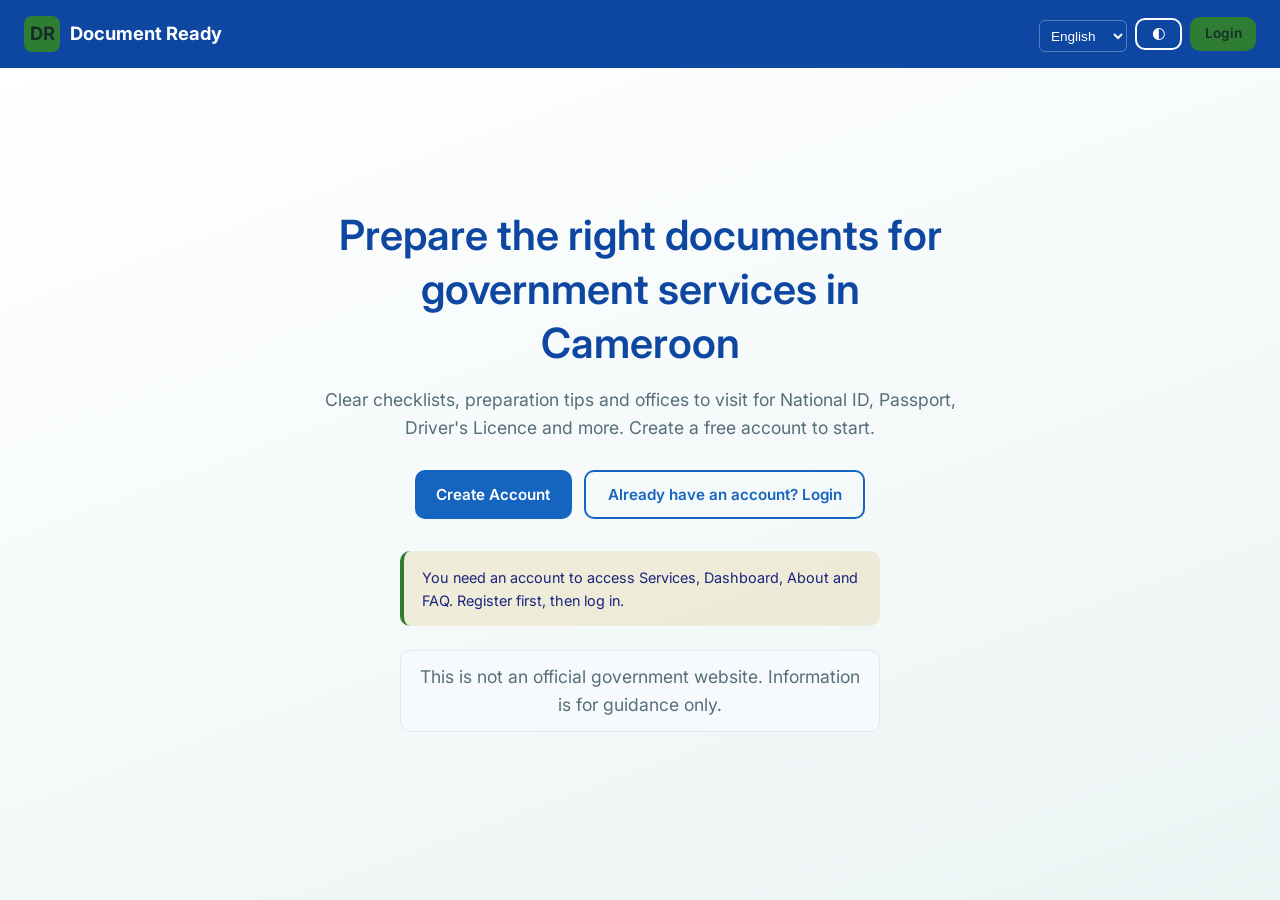
<file: index.html>
<!DOCTYPE html>
<html lang="en">
<head>
  <meta charset="UTF-8">
  <meta name="viewport" content="width=device-width, initial-scale=1.0">
  <title>Document Ready</title>
  <link rel="preconnect" href="https://fonts.googleapis.com">
  <link rel="preconnect" href="https://fonts.gstatic.com" crossorigin>
  <link href="https://fonts.googleapis.com/css2?family=Inter:wght@400;500;600;700&display=swap" rel="stylesheet">
  <link rel="stylesheet" href="css/main.css">
  <link rel="stylesheet" href="css/layout.css">
  <link rel="stylesheet" href="css/components.css">
</head>
<body class="landing-page">
  <header class="landing-header">
    <div class="brand">
      <div class="logo-icon">DR</div>
      <span>Document Ready</span>
    </div>
    <div style="display:flex;align-items:center;gap:0.5rem">
      <select id="langSelectAuth" class="lang-select" style="width:auto;color:#fff;border-color:rgba(255,255,255,0.3);background:transparent">
        <option value="en">English</option>
        <option value="fr">Francais</option>
      </select>
      <button type="button" class="btn btn-sm btn-outline" id="landingTheme" style="border-color:#fff;color:#fff">🌓</button>
      <a href="pages/login.html" class="btn btn-sm btn-accent" data-i18n="loginBtn">Login</a>
    </div>
  </header>

  <section class="landing-hero">
    <div class="hero-content">
      <h1 data-i18n="heroTitle">Prepare the right documents for government services in Cameroon</h1>
      <p data-i18n="heroText">Clear checklists, preparation tips and offices to visit.</p>
      <div class="hero-actions">
        <a href="pages/register.html" class="btn btn-primary" data-i18n="createAccount">Create Account</a>
        <a href="pages/login.html" class="btn btn-outline" data-i18n="alreadyAccount">Already have an account? Login</a>
      </div>
      <div class="alert alert-warning mt-4" style="text-align:left;max-width:480px;margin-left:auto;margin-right:auto" data-i18n="needAccount">
        You need an account to access the site. Register first, then log in.
      </div>
      <p class="disclaimer" style="max-width:480px;margin-left:auto;margin-right:auto" data-i18n="notOfficialSite">
        This is not an official government website.
      </p>
    </div>
  </section>

  <script src="js/auth.js"></script>
  <script src="js/i18n.js"></script>
  <script src="js/ui.js"></script>
  <script src="js/main.js"></script>
  <script>
    document.addEventListener("DOMContentLoaded", function () {
      if (isLoggedIn()) {
        window.location.href = "pages/dashboard.html";
        return;
      }
      applyTranslations();
      setupAuthLangSelect("langSelectAuth");
      document.getElementById("landingTheme").addEventListener("click", toggleTheme);
    });
  </script>
</body>
</html>
</file>
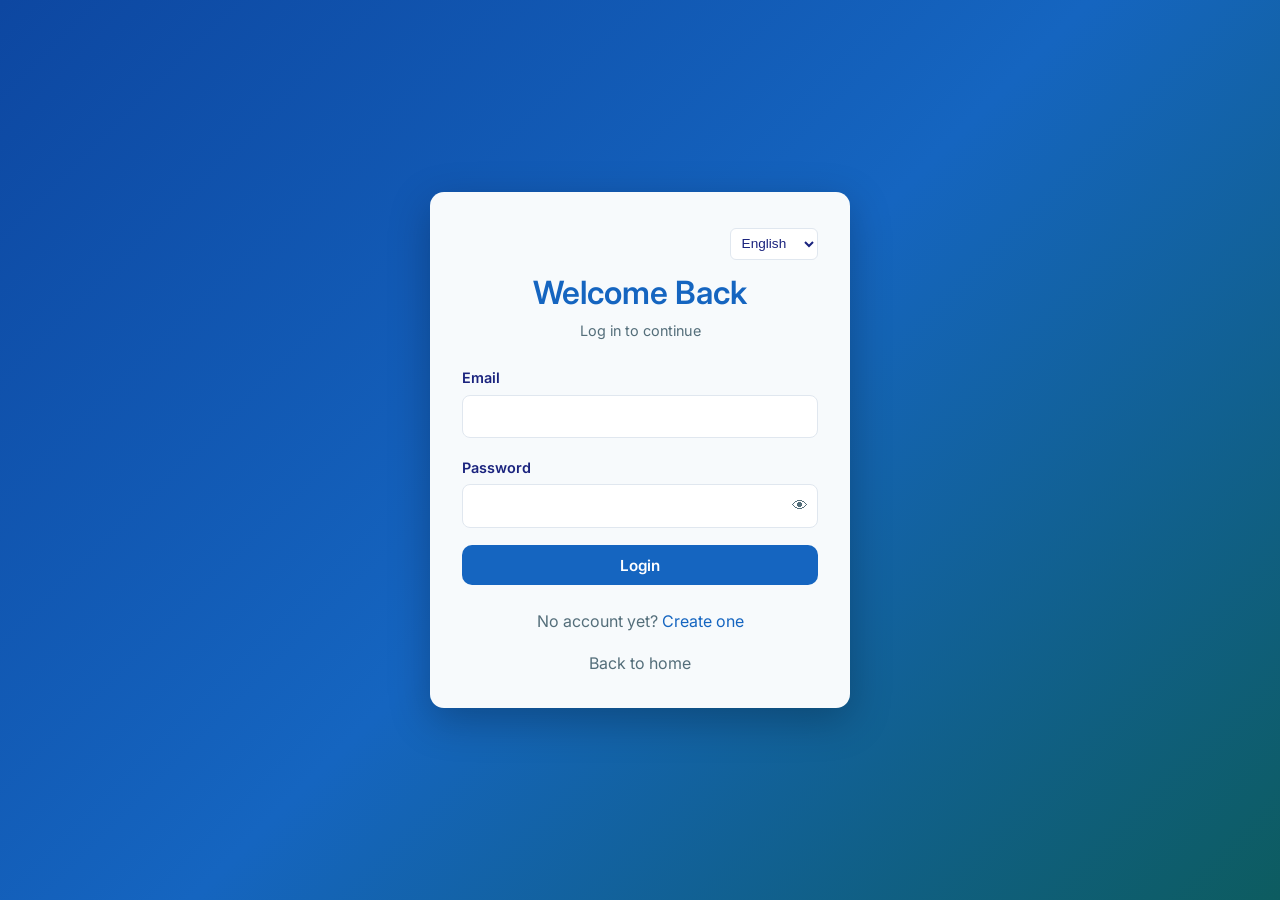
<file: pages/about.html>
<!DOCTYPE html>
<html lang="en">
<head>
  <meta charset="UTF-8">
  <meta name="viewport" content="width=device-width, initial-scale=1.0">
  <title>About – Document Ready</title>
  <link rel="preconnect" href="https://fonts.googleapis.com">
  <link rel="preconnect" href="https://fonts.gstatic.com" crossorigin>
  <link href="https://fonts.googleapis.com/css2?family=Inter:wght@400;500;600;700&display=swap" rel="stylesheet">
  <link rel="stylesheet" href="../css/main.css">
  <link rel="stylesheet" href="../css/layout.css">
  <link rel="stylesheet" href="../css/components.css">
</head>
<body>
  <div class="app-shell" id="appShell">
    <section class="apply-section">
      <h2 data-i18n="aboutWhatTitle">What is Document Ready?</h2>
      <p data-i18n="aboutWhatP1"></p>
      <p class="mt-2" data-i18n="aboutWhatP2"></p>
    </section>
    <section class="apply-section">
      <h2 data-i18n="aboutWhyTitle">Why it exists</h2>
      <p data-i18n="aboutWhyP"></p>
    </section>
    <div class="features-grid">
      <div class="feature-box">
        <div class="f-icon">📋</div>
        <h3 data-i18n="featChecklists"></h3>
        <p data-i18n="featChecklistsP"></p>
      </div>
      <div class="feature-box">
        <div class="f-icon">📍</div>
        <h3 data-i18n="featOffices"></h3>
        <p data-i18n="featOfficesP"></p>
      </div>
      <div class="feature-box">
        <div class="f-icon">📊</div>
        <h3 data-i18n="featProgress"></h3>
        <p data-i18n="featProgressP"></p>
      </div>
      <div class="feature-box">
        <div class="f-icon">🌐</div>
        <h3 data-i18n="featLang"></h3>
        <p data-i18n="featLangP"></p>
      </div>
    </div>
    <p class="disclaimer mt-4" data-i18n="aboutDisclaimer"></p>
  </div>
  <script src="../js/auth.js"></script>
  <script src="../js/i18n.js"></script>
  <script src="../js/ui.js"></script>
  <script src="../js/main.js"></script>
  <script>
    document.addEventListener("DOMContentLoaded", function () {
      if (!requireAuth()) return;
      initShell("about", t("about"));
    });
  </script>
</body>
</html>
</file>
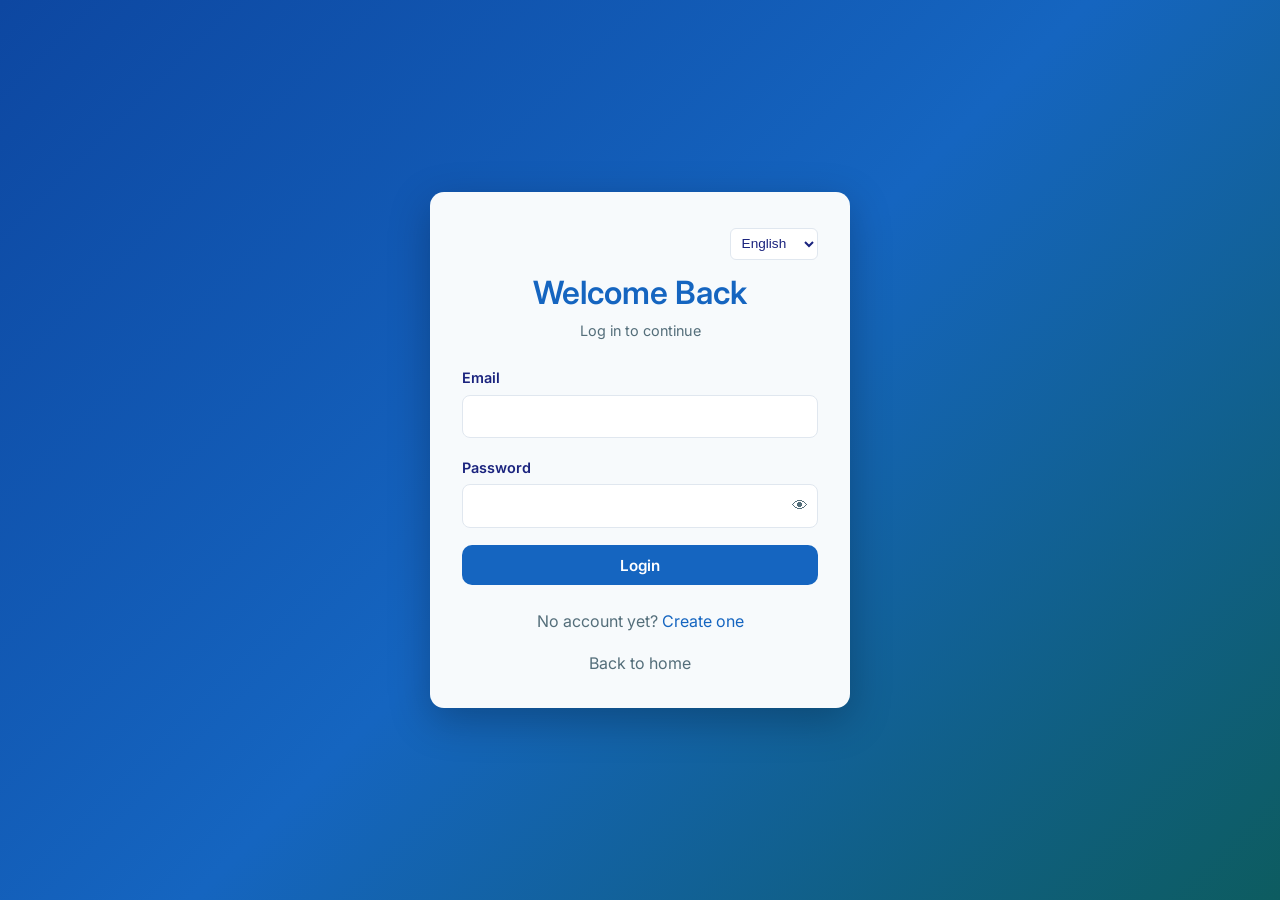
<file: pages/admin.html>
<!DOCTYPE html>
<html lang="en">
<head>
  <meta charset="UTF-8">
  <meta name="viewport" content="width=device-width, initial-scale=1.0">
  <title>Admin – Document Ready</title>
  <link rel="preconnect" href="https://fonts.googleapis.com">
  <link rel="preconnect" href="https://fonts.gstatic.com" crossorigin>
  <link href="https://fonts.googleapis.com/css2?family=Inter:wght@400;500;600;700&display=swap" rel="stylesheet">
  <link rel="stylesheet" href="../css/main.css">
  <link rel="stylesheet" href="../css/layout.css">
  <link rel="stylesheet" href="../css/components.css">
</head>
<body>
  <div class="app-shell" id="appShell">
    <div class="alert alert-info" data-i18n="adminInfo"></div>
    <div class="dash-grid mb-3">
      <div class="dash-card">
        <h3 data-i18n="totalApps">Total applications</h3>
        <div class="big-num" id="adminTotal">0</div>
      </div>
    </div>
    <h2 class="mb-2" data-i18n="recentApps">Recent applications</h2>
    <div id="adminList"></div>
  </div>

  <script src="../js/auth.js"></script>
  <script src="../js/progress.js"></script>
  <script src="../js/i18n.js"></script>
  <script src="../js/ui.js"></script>
  <script src="../js/main.js"></script>
  <script>
    /* Simple admin gate */
    if (sessionStorage.getItem("docready_admin") !== "1") {
      var pass = prompt("Admin password:");
      if (pass === "admin123") {
        sessionStorage.setItem("docready_admin", "1");
      } else {
        alert("Access denied.");
        window.location.href = "dashboard.html";
      }
    }

    document.addEventListener("DOMContentLoaded", function () {
      if (!requireAuth()) return;
      initShell("admin", t("admin"));
      showAdmin();
    });

    function showAdmin() {
      var apps = getAllApplications();
      document.getElementById("adminTotal").textContent = String(apps.length);
      var list = document.getElementById("adminList");
      list.innerHTML = "";

      if (apps.length === 0) {
        var empty = makeEl("div", "empty-state");
        empty.appendChild(makeEl("p", null, t("noAppsYet")));
        list.appendChild(empty);
        return;
      }

      for (var i = 0; i < apps.length; i++) {
        var a = apps[i];
        var item = makeEl("div", "progress-item");
        item.appendChild(makeEl("h4", null, a.serviceName));

        var meta = makeEl("p", "text-muted");
        meta.style.fontSize = "0.9rem";
        meta.textContent = a.userName + " · " + a.userEmail + " · " +
          a.checkedCount + "/" + a.totalDocs + " · " +
          new Date(a.createdAt).toLocaleString();
        item.appendChild(meta);

        if (a.formData) {
          var details = makeEl("p");
          details.style.fontSize = "0.85rem";
          details.textContent = (a.formData.fullName || "") + " · " +
            (a.formData.phone || "") + " · " + (a.formData.city || "");
          item.appendChild(details);
        }
        list.appendChild(item);
      }
    }
  </script>
</body>
</html>
</file>
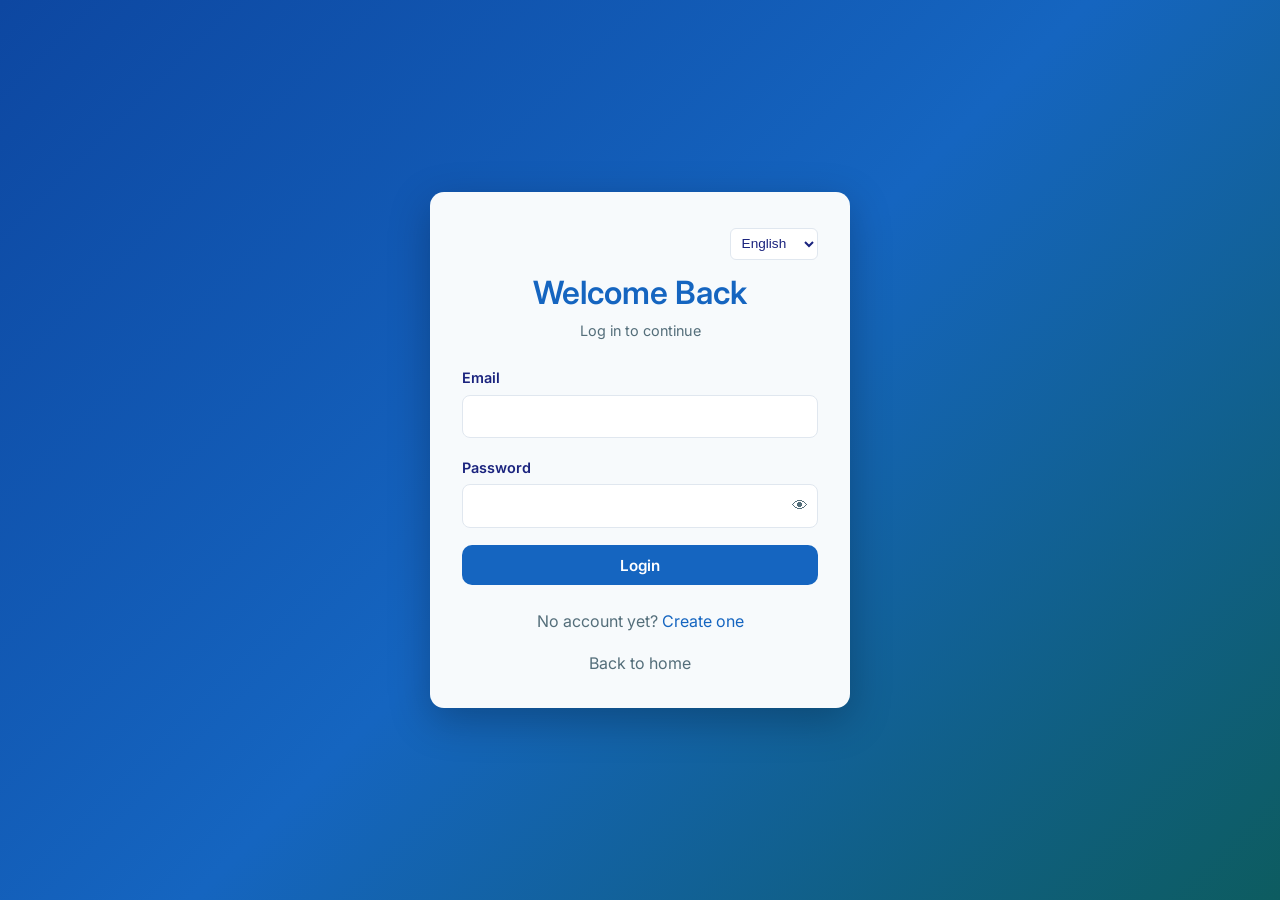
<file: pages/apply.html>
<!DOCTYPE html>
<html lang="en">
<head>
  <meta charset="UTF-8">
  <meta name="viewport" content="width=device-width, initial-scale=1.0">
  <title>Apply – Document Ready</title>
  <link rel="preconnect" href="https://fonts.googleapis.com">
  <link rel="preconnect" href="https://fonts.gstatic.com" crossorigin>
  <link href="https://fonts.googleapis.com/css2?family=Inter:wght@400;500;600;700&display=swap" rel="stylesheet">
  <link rel="stylesheet" href="../css/main.css">
  <link rel="stylesheet" href="../css/layout.css">
  <link rel="stylesheet" href="../css/components.css">
</head>
<body>
  <div class="app-shell" id="appShell">
    <div id="applyRoot"></div>
  </div>

  <script src="../js/services-data.js"></script>
  <script src="../js/auth.js"></script>
  <script src="../js/progress.js"></script>
  <script src="../js/i18n.js"></script>
  <script src="../js/ui.js"></script>
  <script src="../js/main.js"></script>
  <script>
    var currentService = null;

    document.addEventListener("DOMContentLoaded", function () {
      if (!requireAuth()) return;

      var params = new URLSearchParams(window.location.search);
      var id = params.get("id");
      currentService = getServiceById(id);

      if (!currentService) {
        initShell("services", t("apply"));
        var root = document.getElementById("applyRoot");
        root.appendChild(makeEl("div", "alert alert-danger", t("serviceNotFound")));
        var back = makeEl("a", "btn btn-primary", t("backServices"));
        back.href = "services.html";
        root.appendChild(back);
        return;
      }

      initShell("services", L(currentService, "name"));
      showApplyPage(currentService);
    });

    function showApplyPage(service) {
      var root = document.getElementById("applyRoot");
      root.innerHTML = "";

      var prog = getServiceProgress(service.id);
      var checked = prog.checked || [];
      var pct = calcProgressPercent(service.id);

      /* Info alert */
      root.appendChild(makeEl("div", "alert alert-info", t("notOfficial")));

      /* Progress bar */
      var progWrap = makeEl("div", "progress-wrap mb-3");
      var progLabel = makeEl("div", "progress-label");
      progLabel.appendChild(makeEl("span", null, t("overallProgress")));
      var pctSpan = makeEl("span", null, pct + "%");
      pctSpan.id = "pctLabel";
      progLabel.appendChild(pctSpan);
      progWrap.appendChild(progLabel);
      var bar = makeEl("div", "progress-bar");
      var fill = makeEl("div", "progress-fill");
      fill.id = "pctBar";
      fill.style.width = pct + "%";
      bar.appendChild(fill);
      progWrap.appendChild(bar);
      root.appendChild(progWrap);

      /* Step 1: checklist */
      var sec1 = makeEl("section", "apply-section");
      sec1.appendChild(makeEl("h2", null, t("checklistTitle")));
      sec1.appendChild(makeEl("p", "text-muted mb-2", t("checklistHint")));

      var ul = makeEl("ul", "checklist");
      ul.id = "checklist";

      for (var i = 0; i < service.documents.length; i++) {
        var doc = service.documents[i];
        var isDone = checked.indexOf(i) !== -1;

        var li = makeEl("li", "checklist-item" + (isDone ? " done" : ""));
        li.setAttribute("data-idx", String(i));

        var box = document.createElement("input");
        box.type = "checkbox";
        box.id = "doc" + i;
        box.checked = isDone;
        li.appendChild(box);

        var body = makeEl("div", "item-body");
        body.appendChild(makeEl("div", "item-title", L(doc, "title")));
        body.appendChild(makeEl("div", "item-tip", L(doc, "tip")));

        var sample = makeEl("div", "sample-doc");
        sample.appendChild(makeEl("h4", null, t("howToPrepare")));
        sample.appendChild(makeEl("p", null, L(doc, "howTo")));
        sample.appendChild(makeEl("h4", "mt-2", t("officesToGo")));
        sample.appendChild(makeEl("p", null, L(doc, "offices")));
        body.appendChild(sample);

        li.appendChild(body);
        ul.appendChild(li);

        /* When user ticks a box, save progress */
        box.addEventListener("change", onCheckChange);
      }
      sec1.appendChild(ul);
      root.appendChild(sec1);

      /* Step 2: application form */
      var sec2 = makeEl("section", "apply-section");
      sec2.appendChild(makeEl("h2", null, t("appDetailsTitle")));
      sec2.appendChild(makeEl("p", "text-muted mb-2", t("appDetailsHint")));

      if (prog.formSubmitted) {
        sec2.appendChild(makeEl("div", "alert alert-info", t("formAlready")));
      }

      var form = makeEl("form");
      form.id = "appForm";

      form.appendChild(makeField("fullName", t("fullName"), "text", prog.formData && prog.formData.fullName));
      form.appendChild(makeField("phone", t("phone"), "tel", prog.formData && prog.formData.phone));
      form.appendChild(makeField("city", t("city"), "text", prog.formData && prog.formData.city));

      var notesGroup = makeEl("div", "form-group");
      notesGroup.appendChild(makeEl("label", null, t("notes")));
      var notes = document.createElement("textarea");
      notes.id = "notes";
      notes.className = "form-control";
      notes.rows = 3;
      notes.value = (prog.formData && prog.formData.notes) || "";
      notesGroup.appendChild(notes);
      form.appendChild(notesGroup);

      var submit = makeEl("button", "btn btn-primary", t("saveApp"));
      submit.type = "submit";
      form.appendChild(submit);
      form.addEventListener("submit", onFormSubmit);

      sec2.appendChild(form);
      root.appendChild(sec2);

      root.appendChild(makeEl("p", "disclaimer", t("disclaimer")));
      var back = makeEl("a", "btn btn-outline mt-2", "← " + t("backServices"));
      back.href = "services.html";
      root.appendChild(back);
    }

    function makeField(id, labelText, type, value) {
      var group = makeEl("div", "form-group");
      var lab = makeEl("label", null, labelText);
      lab.setAttribute("for", id);
      group.appendChild(lab);
      var input = document.createElement("input");
      input.type = type;
      input.id = id;
      input.className = "form-control";
      if (id === "fullName") input.required = true;
      input.value = value || "";
      group.appendChild(input);
      return group;
    }

    function onCheckChange(e) {
      var box = e.target;
      var li = box.closest(".checklist-item");
      var idx = parseInt(li.getAttribute("data-idx"), 10);
      var current = getServiceProgress(currentService.id);
      var list = current.checked ? current.checked.slice() : [];

      if (box.checked) {
        if (list.indexOf(idx) === -1) list.push(idx);
        li.classList.add("done");
      } else {
        var next = [];
        for (var i = 0; i < list.length; i++) {
          if (list[i] !== idx) next.push(list[i]);
        }
        list = next;
        li.classList.remove("done");
      }
      current.checked = list;
      setServiceProgress(currentService.id, current);
      updatePct();
    }

    function onFormSubmit(e) {
      e.preventDefault();
      var current = getServiceProgress(currentService.id);
      current.formSubmitted = true;
      current.formData = {
        fullName: document.getElementById("fullName").value.trim(),
        phone: document.getElementById("phone").value.trim(),
        city: document.getElementById("city").value.trim(),
        notes: document.getElementById("notes").value.trim()
      };
      setServiceProgress(currentService.id, current);
      updatePct();

      var checkedCount = current.checked ? current.checked.length : 0;
      saveApplicationForAdmin(currentService, current.formData, checkedCount);
      alert(t("savedMsg"));
    }

    function updatePct() {
      var pct = calcProgressPercent(currentService.id);
      var label = document.getElementById("pctLabel");
      var bar = document.getElementById("pctBar");
      if (label) label.textContent = pct + "%";
      if (bar) bar.style.width = pct + "%";
    }
  </script>
</body>
</html>
</file>
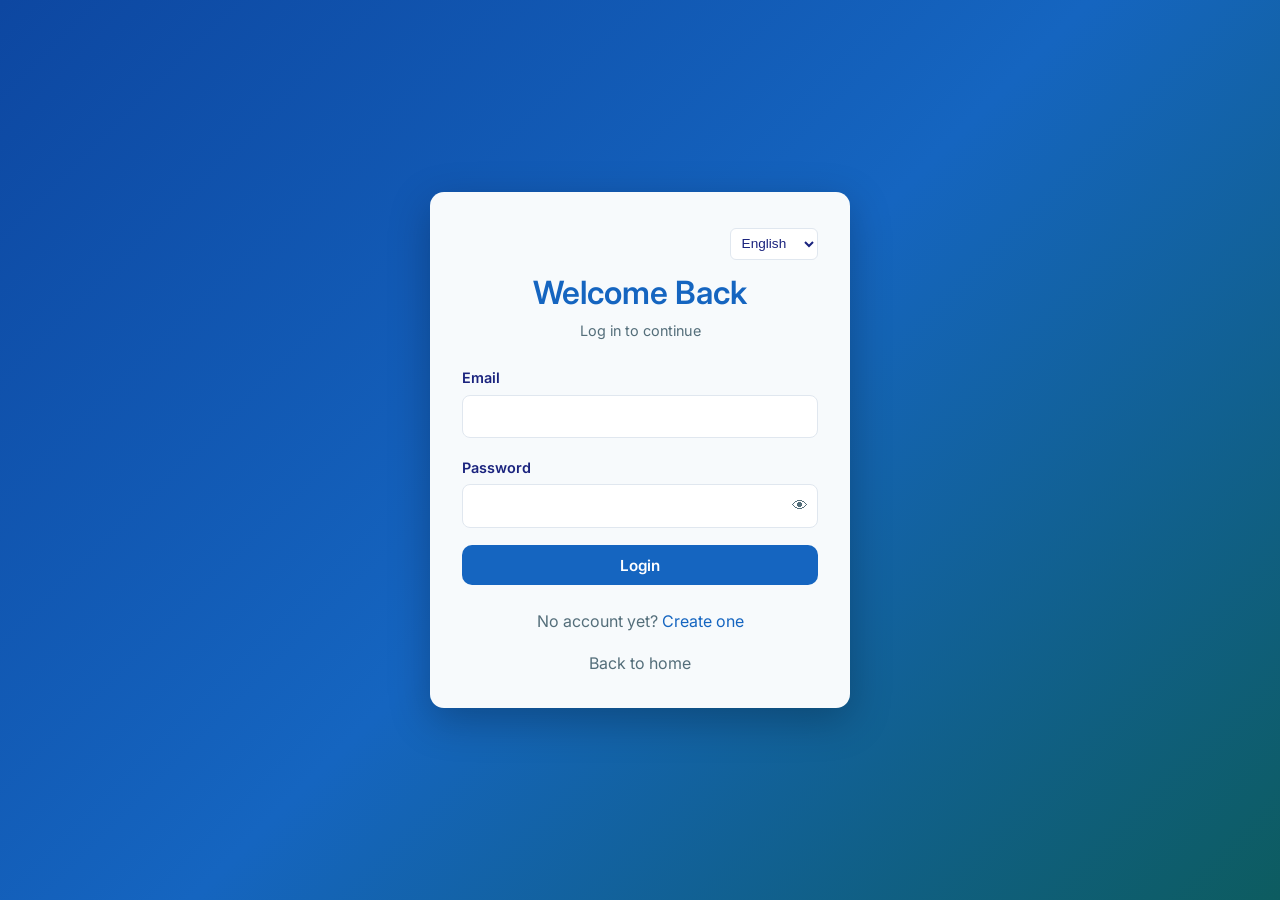
<file: pages/dashboard.html>
<!DOCTYPE html>
<html lang="en">
<head>
  <meta charset="UTF-8">
  <meta name="viewport" content="width=device-width, initial-scale=1.0">
  <title>Dashboard – Document Ready</title>
  <link rel="preconnect" href="https://fonts.googleapis.com">
  <link rel="preconnect" href="https://fonts.gstatic.com" crossorigin>
  <link href="https://fonts.googleapis.com/css2?family=Inter:wght@400;500;600;700&display=swap" rel="stylesheet">
  <link rel="stylesheet" href="../css/main.css">
  <link rel="stylesheet" href="../css/layout.css">
  <link rel="stylesheet" href="../css/components.css">
</head>
<body>
  <div class="app-shell" id="appShell">
    <div class="alert alert-info" data-i18n="welcomeDash">Welcome!</div>
    <div class="dash-grid">
      <div class="dash-card">
        <h3 data-i18n="servicesStarted">Services started</h3>
        <div class="big-num" id="statStarted">0</div>
      </div>
      <div class="dash-card">
        <h3 data-i18n="avgProgress">Average progress</h3>
        <div class="big-num" id="statAvg">0%</div>
      </div>
      <div class="dash-card">
        <h3 data-i18n="formsSubmitted">Forms submitted</h3>
        <div class="big-num" id="statForms">0</div>
      </div>
    </div>
    <h2 class="mb-2" data-i18n="yourProgress">Your application progress</h2>
    <div class="progress-list" id="progressList"></div>
  </div>

  <script src="../js/services-data.js"></script>
  <script src="../js/auth.js"></script>
  <script src="../js/progress.js"></script>
  <script src="../js/i18n.js"></script>
  <script src="../js/ui.js"></script>
  <script src="../js/main.js"></script>
  <script>
    document.addEventListener("DOMContentLoaded", function () {
      if (!requireAuth()) return;
      initShell("dashboard", t("dashboard"));
      showDashboard();
    });

    /* Step 1: read user progress and fill the list */
    function showDashboard() {
      var session = getCurrentUser();
      var userProg = getUserProgress(session.email);
      var ids = Object.keys(userProg);
      var list = document.getElementById("progressList");
      list.innerHTML = "";

      var started = 0;
      var totalPct = 0;
      var forms = 0;

      if (ids.length === 0) {
        var empty = makeEl("div", "empty-state");
        empty.appendChild(makeEl("div", "icon", "📂"));
        empty.appendChild(makeEl("p", null, t("noServiceYet")));
        var link = makeEl("a", "btn btn-primary mt-2", t("browseServices"));
        link.href = "services.html";
        empty.appendChild(link);
        list.appendChild(empty);
        return;
      }

      for (var i = 0; i < ids.length; i++) {
        var id = ids[i];
        var service = getServiceById(id);
        if (!service) continue;

        started = started + 1;
        var pct = calcProgressPercent(id);
        totalPct = totalPct + pct;
        var prog = userProg[id];
        if (prog && prog.formSubmitted) forms = forms + 1;

        var item = makeEl("div", "progress-item");
        item.appendChild(makeEl("h4", null, service.icon + " " + L(service, "name")));

        var wrap = makeEl("div", "progress-wrap");
        var label = makeEl("div", "progress-label");
        label.appendChild(makeEl("span", null, t("progress")));
        label.appendChild(makeEl("span", null, pct + "%"));
        wrap.appendChild(label);

        var bar = makeEl("div", "progress-bar");
        var fill = makeEl("div", "progress-fill");
        fill.style.width = pct + "%";
        bar.appendChild(fill);
        wrap.appendChild(bar);
        item.appendChild(wrap);

        var checked = prog.checked ? prog.checked.length : 0;
        var meta = makeEl("p", "text-muted mt-1");
        meta.style.fontSize = "0.85rem";
        var metaText = checked + " / " + service.documents.length + " " + t("docsChecked");
        if (prog.formSubmitted) metaText = metaText + " · " + t("formSubmitted");
        meta.textContent = metaText;
        item.appendChild(meta);

        var cont = makeEl("a", "btn btn-sm btn-primary mt-2", t("continueBtn"));
        cont.href = "apply.html?id=" + encodeURIComponent(id);
        item.appendChild(cont);

        list.appendChild(item);
      }

      document.getElementById("statStarted").textContent = String(started);
      document.getElementById("statAvg").textContent = started ? Math.round(totalPct / started) + "%" : "0%";
      document.getElementById("statForms").textContent = String(forms);
    }
  </script>
</body>
</html>
</file>
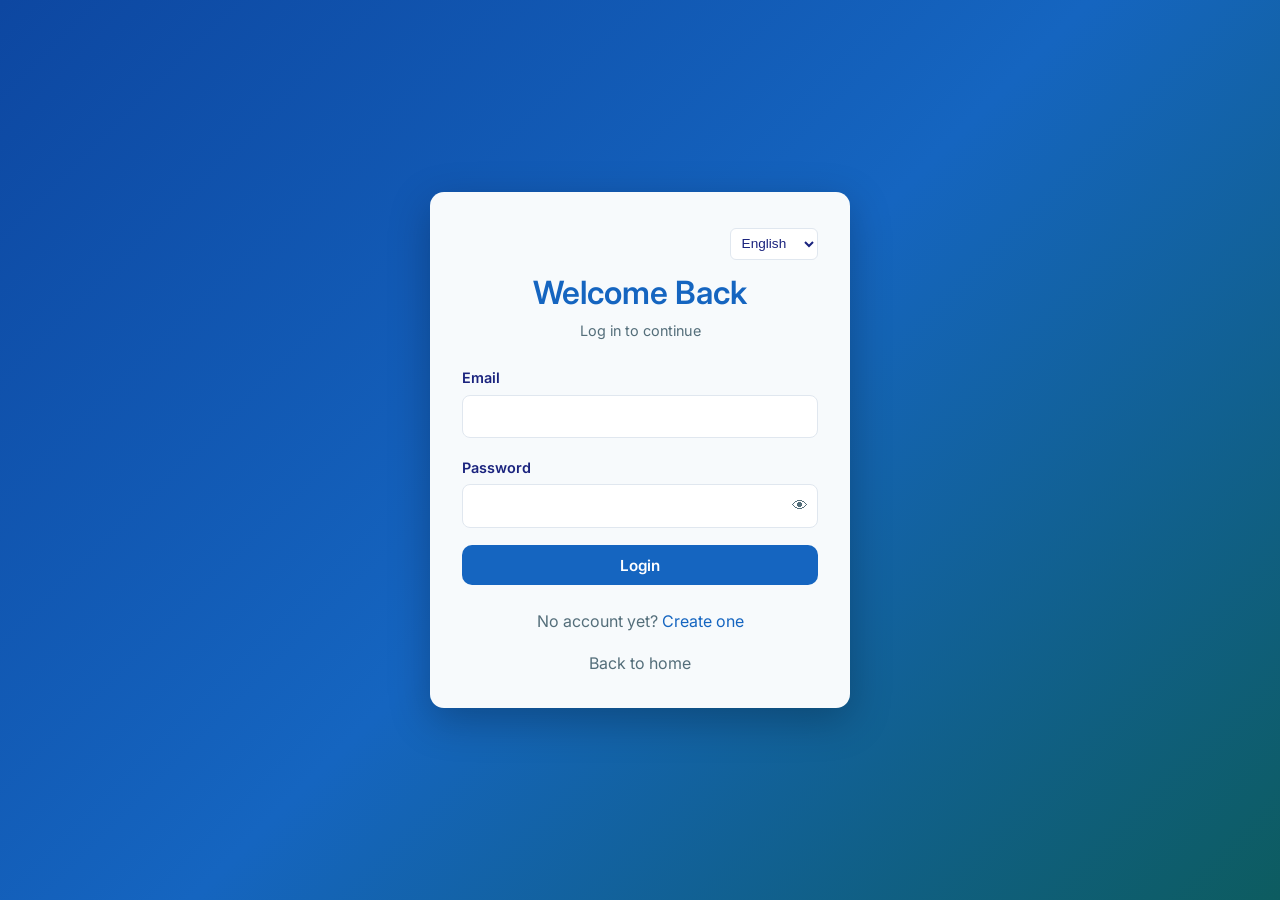
<file: pages/faq.html>
<!DOCTYPE html>
<html lang="en">
<head>
  <meta charset="UTF-8">
  <meta name="viewport" content="width=device-width, initial-scale=1.0">
  <title>FAQ – Document Ready</title>
  <link rel="preconnect" href="https://fonts.googleapis.com">
  <link rel="preconnect" href="https://fonts.gstatic.com" crossorigin>
  <link href="https://fonts.googleapis.com/css2?family=Inter:wght@400;500;600;700&display=swap" rel="stylesheet">
  <link rel="stylesheet" href="../css/main.css">
  <link rel="stylesheet" href="../css/layout.css">
  <link rel="stylesheet" href="../css/components.css">
</head>
<body>
  <div class="app-shell" id="appShell">
    <p class="text-muted mb-3" data-i18n="faqIntro"></p>
    <div class="faq-list" id="faqList"></div>
  </div>
  <script src="../js/auth.js"></script>
  <script src="../js/i18n.js"></script>
  <script src="../js/ui.js"></script>
  <script src="../js/main.js"></script>
  <script>
    document.addEventListener("DOMContentLoaded", function () {
      if (!requireAuth()) return;
      initShell("faq", t("faq"));
      showFaq();
    });

    function showFaq() {
      var pairs = [
        ["faq1q", "faq1a"], ["faq2q", "faq2a"], ["faq3q", "faq3a"], ["faq4q", "faq4a"],
        ["faq5q", "faq5a"], ["faq6q", "faq6a"], ["faq7q", "faq7a"], ["faq8q", "faq8a"]
      ];
      var list = document.getElementById("faqList");
      list.innerHTML = "";

      for (var i = 0; i < pairs.length; i++) {
        var item = makeEl("div", "faq-item");
        var btn = makeEl("button", "faq-q");
        btn.type = "button";
        btn.appendChild(document.createTextNode(t(pairs[i][0]) + " "));
        btn.appendChild(makeEl("span", null, "+"));
        item.appendChild(btn);
        item.appendChild(makeEl("div", "faq-a", t(pairs[i][1])));
        list.appendChild(item);

        btn.addEventListener("click", onFaqClick);
      }
    }

    function onFaqClick(e) {
      var btn = e.currentTarget;
      var item = btn.parentElement;
      var wasOpen = item.classList.contains("open");

      var all = document.querySelectorAll(".faq-item");
      for (var i = 0; i < all.length; i++) {
        all[i].classList.remove("open");
        all[i].querySelector(".faq-q span").textContent = "+";
      }

      if (!wasOpen) {
        item.classList.add("open");
        btn.querySelector("span").textContent = "−";
      }
    }
  </script>
</body>
</html>
</file>
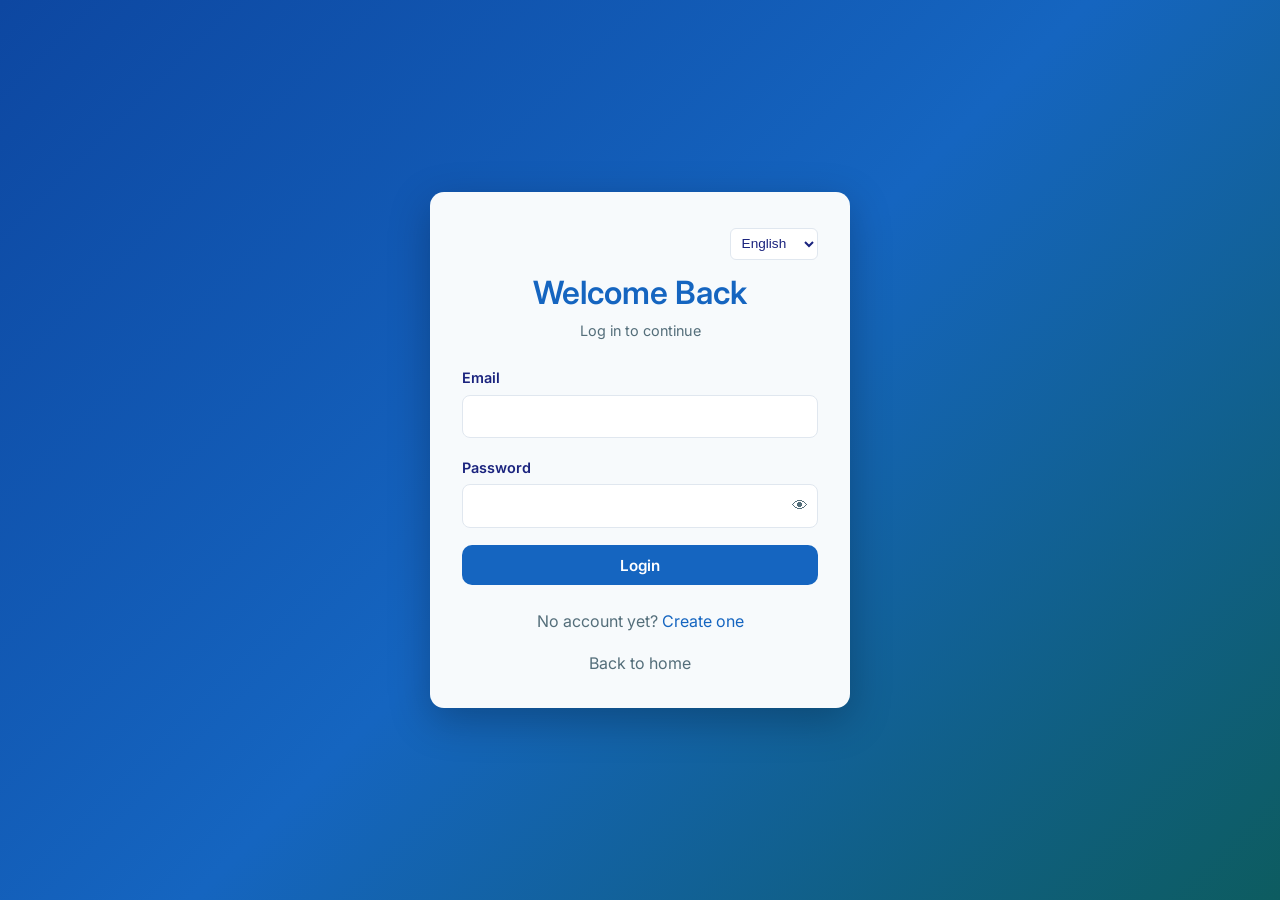
<file: pages/login.html>
<!DOCTYPE html>
<html lang="en">
<head>
  <meta charset="UTF-8">
  <meta name="viewport" content="width=device-width, initial-scale=1.0">
  <title>Login – Document Ready</title>
  <link rel="preconnect" href="https://fonts.googleapis.com">
  <link rel="preconnect" href="https://fonts.gstatic.com" crossorigin>
  <link href="https://fonts.googleapis.com/css2?family=Inter:wght@400;500;600;700&display=swap" rel="stylesheet">
  <link rel="stylesheet" href="../css/main.css">
  <link rel="stylesheet" href="../css/layout.css">
  <link rel="stylesheet" href="../css/components.css">
</head>
<body class="auth-page">
  <div class="auth-card">
    <div style="text-align:right;margin-bottom:0.75rem">
      <select id="langSelectAuth" class="lang-select" style="width:auto;color:var(--text);background:var(--bg);border-color:var(--border)">
        <option value="en">English</option>
        <option value="fr">Francais</option>
      </select>
    </div>
    <h1 data-i18n="loginTitle">Welcome Back</h1>
    <p class="subtitle" data-i18n="loginSubtitle">Log in to continue</p>
    <div id="msg" class="alert alert-danger hidden"></div>
    <form id="loginForm">
      <div class="form-group">
        <label for="email" data-i18n="email">Email</label>
        <input type="email" id="email" class="form-control" required>
      </div>
      <div class="form-group">
        <label for="password" data-i18n="password">Password</label>
        <div class="password-wrap">
          <input type="password" id="password" class="form-control" required>
          <button type="button" class="password-toggle" id="togglePass">👁</button>
        </div>
      </div>
      <button type="submit" class="btn btn-primary btn-block" data-i18n="loginBtn">Login</button>
    </form>
    <p class="text-center mt-3 text-muted">
      <span data-i18n="noAccount">No account yet?</span>
      <a href="register.html" data-i18n="createOne">Create one</a>
    </p>
    <p class="text-center mt-2">
      <a href="../index.html" class="btn-ghost" data-i18n="backHome">Back to home</a>
    </p>
  </div>

  <script src="../js/auth.js"></script>
  <script src="../js/i18n.js"></script>
  <script src="../js/ui.js"></script>
  <script src="../js/main.js"></script>
  <script>
    document.addEventListener("DOMContentLoaded", function () {
      redirectIfLoggedIn();
      applyTranslations();
      setupAuthLangSelect("langSelectAuth");
      setupPasswordToggle("togglePass", "password");

      document.getElementById("loginForm").addEventListener("submit", function (e) {
        e.preventDefault();
        var msg = document.getElementById("msg");
        msg.classList.add("hidden");
        var result = loginUser(
          document.getElementById("email").value,
          document.getElementById("password").value
        );
        if (!result.ok) {
          msg.textContent = result.msg;
          msg.classList.remove("hidden");
          return;
        }
        window.location.href = "dashboard.html";
      });
    });
  </script>
</body>
</html>
</file>
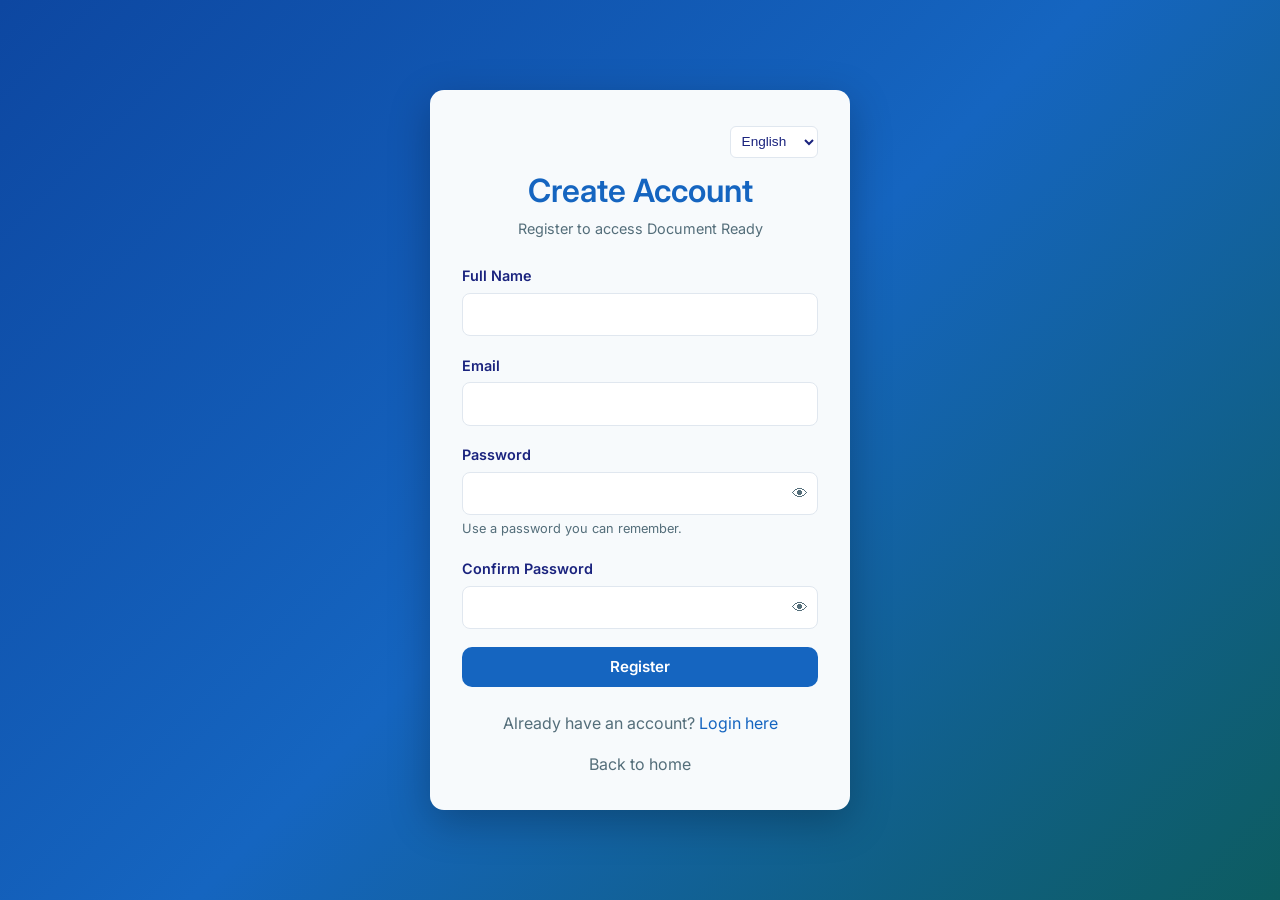
<file: pages/register.html>
<!DOCTYPE html>
<html lang="en">
<head>
  <meta charset="UTF-8">
  <meta name="viewport" content="width=device-width, initial-scale=1.0">
  <title>Register – Document Ready</title>
  <link rel="preconnect" href="https://fonts.googleapis.com">
  <link rel="preconnect" href="https://fonts.gstatic.com" crossorigin>
  <link href="https://fonts.googleapis.com/css2?family=Inter:wght@400;500;600;700&display=swap" rel="stylesheet">
  <link rel="stylesheet" href="../css/main.css">
  <link rel="stylesheet" href="../css/layout.css">
  <link rel="stylesheet" href="../css/components.css">
</head>
<body class="auth-page">
  <div class="auth-card">
    <div style="text-align:right;margin-bottom:0.75rem">
      <select id="langSelectAuth" class="lang-select" style="width:auto;color:var(--text);background:var(--bg);border-color:var(--border)">
        <option value="en">English</option>
        <option value="fr">Francais</option>
      </select>
    </div>
    <h1 data-i18n="registerTitle">Create Account</h1>
    <p class="subtitle" data-i18n="registerSubtitle">Register to access Document Ready</p>
    <div id="msg" class="alert alert-danger hidden"></div>
    <form id="registerForm">
      <div class="form-group">
        <label for="name" data-i18n="fullName">Full Name</label>
        <input type="text" id="name" class="form-control" required>
      </div>
      <div class="form-group">
        <label for="email" data-i18n="email">Email</label>
        <input type="email" id="email" class="form-control" required>
      </div>
      <div class="form-group">
        <label for="password" data-i18n="password">Password</label>
        <div class="password-wrap">
          <input type="password" id="password" class="form-control" required minlength="6">
          <button type="button" class="password-toggle" id="togglePass">👁</button>
        </div>
        <p class="form-hint" data-i18n="passHint">Use a password you can remember.</p>
      </div>
      <div class="form-group">
        <label for="confirm" data-i18n="confirmPass">Confirm Password</label>
        <div class="password-wrap">
          <input type="password" id="confirm" class="form-control" required>
          <button type="button" class="password-toggle" id="toggleConfirm">👁</button>
        </div>
      </div>
      <button type="submit" class="btn btn-primary btn-block" data-i18n="registerBtn">Register</button>
    </form>
    <p class="text-center mt-3 text-muted">
      <span data-i18n="hasAccount">Already have an account?</span>
      <a href="login.html" data-i18n="loginHere">Login here</a>
    </p>
    <p class="text-center mt-2">
      <a href="../index.html" class="btn-ghost" data-i18n="backHome">Back to home</a>
    </p>
  </div>

  <script src="../js/auth.js"></script>
  <script src="../js/i18n.js"></script>
  <script src="../js/ui.js"></script>
  <script src="../js/main.js"></script>
  <script>
    document.addEventListener("DOMContentLoaded", function () {
      redirectIfLoggedIn();
      applyTranslations();
      setupAuthLangSelect("langSelectAuth");
      setupPasswordToggle("togglePass", "password");
      setupPasswordToggle("toggleConfirm", "confirm");

      document.getElementById("registerForm").addEventListener("submit", function (e) {
        e.preventDefault();
        var msg = document.getElementById("msg");
        msg.classList.add("hidden");

        var pass = document.getElementById("password").value;
        var confirm = document.getElementById("confirm").value;
        if (pass !== confirm) {
          msg.textContent = getLang() === "fr"
            ? "Les mots de passe ne correspondent pas."
            : "Passwords do not match.";
          msg.classList.remove("hidden");
          return;
        }

        var result = registerUser(
          document.getElementById("name").value,
          document.getElementById("email").value,
          pass
        );
        if (!result.ok) {
          msg.textContent = result.msg;
          msg.classList.remove("hidden");
          return;
        }
        /* After register, go to login */
        alert(result.msg);
        window.location.href = "login.html";
      });
    });
  </script>
</body>
</html>
</file>
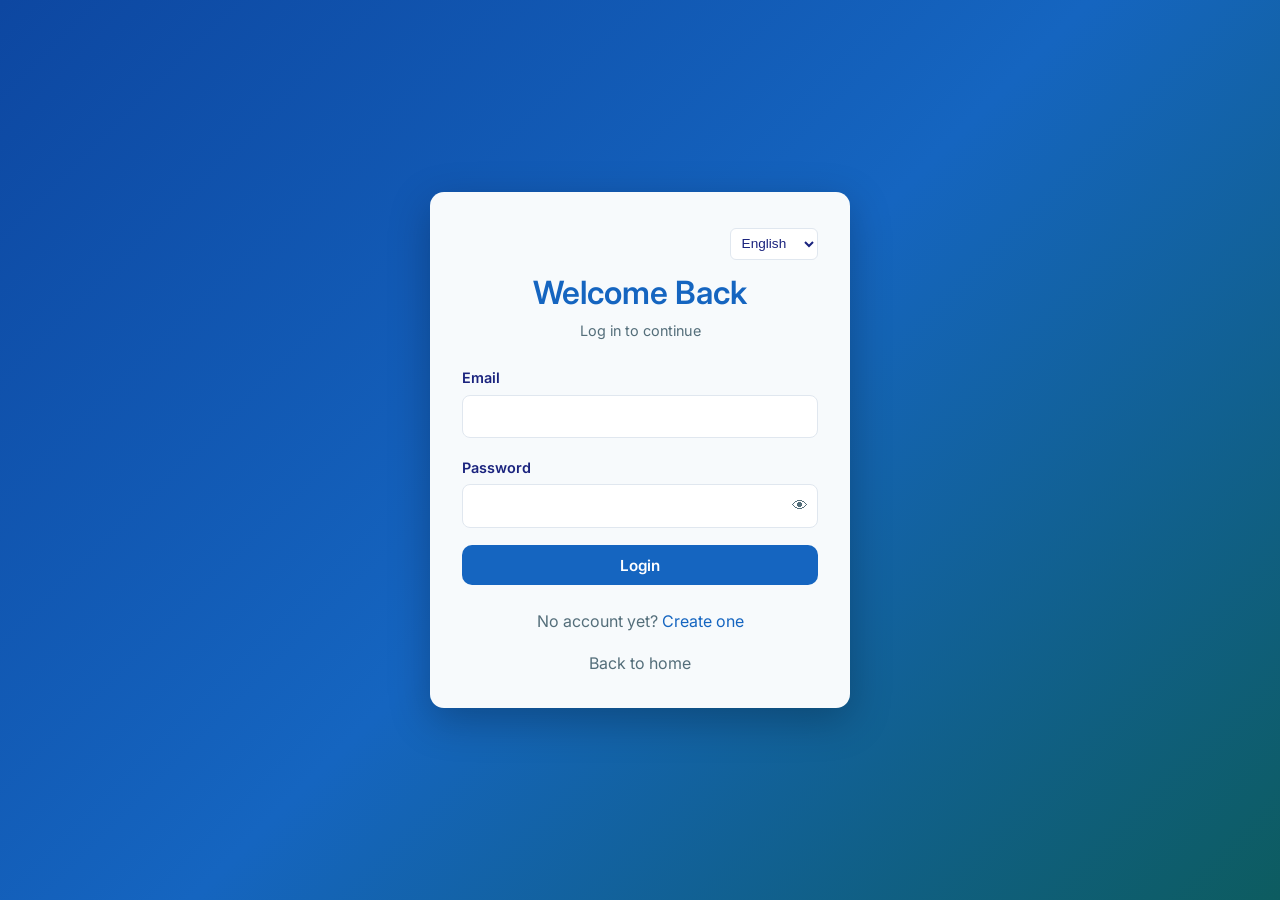
<file: pages/services.html>
<!DOCTYPE html>
<html lang="en">
<head>
  <meta charset="UTF-8">
  <meta name="viewport" content="width=device-width, initial-scale=1.0">
  <title>Services – Document Ready</title>
  <link rel="preconnect" href="https://fonts.googleapis.com">
  <link rel="preconnect" href="https://fonts.gstatic.com" crossorigin>
  <link href="https://fonts.googleapis.com/css2?family=Inter:wght@400;500;600;700&display=swap" rel="stylesheet">
  <link rel="stylesheet" href="../css/main.css">
  <link rel="stylesheet" href="../css/layout.css">
  <link rel="stylesheet" href="../css/components.css">
</head>
<body>
  <div class="app-shell" id="appShell">
    <p class="text-muted mb-3" data-i18n="chooseService">Choose a service</p>
    <div class="services-toolbar">
      <div class="search-box">
        <input type="search" id="searchInput" data-i18n-placeholder="searchPlaceholder" placeholder="Search...">
      </div>
      <select id="categoryFilter" class="filter-select">
        <option value="" data-i18n="allCategories">All categories</option>
      </select>
    </div>
    <div class="services-grid" id="servicesGrid"></div>
    <div class="empty-state hidden" id="noResults">
      <div class="icon">🔍</div>
      <p data-i18n="noMatch">No services match your search.</p>
    </div>
  </div>

  <script src="../js/services-data.js"></script>
  <script src="../js/auth.js"></script>
  <script src="../js/progress.js"></script>
  <script src="../js/i18n.js"></script>
  <script src="../js/ui.js"></script>
  <script src="../js/main.js"></script>
  <script>
    document.addEventListener("DOMContentLoaded", function () {
      if (!requireAuth()) return;
      initShell("services", t("services"));
      fillCategories();
      showServices(SERVICES);
      document.getElementById("searchInput").addEventListener("input", onFilter);
      document.getElementById("categoryFilter").addEventListener("change", onFilter);
    });

    function fillCategories() {
      var select = document.getElementById("categoryFilter");
      var cats = getCategories();
      for (var i = 0; i < cats.length; i++) {
        var opt = makeEl("option", null, categoryLabel(cats[i]));
        opt.value = cats[i];
        select.appendChild(opt);
      }
    }

    function onFilter() {
      var q = document.getElementById("searchInput").value.trim().toLowerCase();
      var cat = document.getElementById("categoryFilter").value;
      var result = [];
      for (var i = 0; i < SERVICES.length; i++) {
        var s = SERVICES[i];
        var name = L(s, "name").toLowerCase();
        var short = L(s, "short").toLowerCase();
        var matchQ = !q || name.indexOf(q) !== -1 || short.indexOf(q) !== -1;
        var matchCat = !cat || s.category === cat;
        if (matchQ && matchCat) result.push(s);
      }
      showServices(result);
    }

    /* Build each service card with DOM methods */
    function showServices(list) {
      var grid = document.getElementById("servicesGrid");
      var empty = document.getElementById("noResults");
      grid.innerHTML = "";

      if (list.length === 0) {
        empty.classList.remove("hidden");
        return;
      }
      empty.classList.add("hidden");

      for (var i = 0; i < list.length; i++) {
        var s = list[i];
        var card = makeEl("article", "service-card");
        card.appendChild(makeEl("div", "icon", s.icon));
        card.appendChild(makeEl("h3", null, L(s, "name")));
        card.appendChild(makeEl("p", null, L(s, "short")));

        var meta = makeEl("div", "meta");
        meta.textContent = categoryLabel(s.category) + " · " + L(s, "feeNote");
        card.appendChild(meta);

        var pct = calcProgressPercent(s.id);
        if (pct > 0) {
          var wrap = makeEl("div", "progress-wrap");
          var lab = makeEl("div", "progress-label");
          lab.appendChild(makeEl("span", null, t("yourProgLabel")));
          lab.appendChild(makeEl("span", null, pct + "%"));
          wrap.appendChild(lab);
          var bar = makeEl("div", "progress-bar");
          var fill = makeEl("div", "progress-fill");
          fill.style.width = pct + "%";
          bar.appendChild(fill);
          wrap.appendChild(bar);
          card.appendChild(wrap);
        }

        var btn = makeEl("a", "btn btn-primary btn-block", t("apply"));
        btn.href = "apply.html?id=" + encodeURIComponent(s.id);
        card.appendChild(btn);
        grid.appendChild(card);
      }
    }
  </script>
</body>
</html>
</file>
<file: css/main.css>
/* Base styles, color variables and theme support */

:root {
  --primary: #1565c0;
  --primary-dark: #0d47a1;
  --primary-light: #42a5f5;
  --accent: #2e7d32;
  --accent-soft: #e8f5e9;
  --bg: #ffffff;
  --bg-card: #f7fafc;
  --text: #1a237e;
  --text-muted: #546e7a;
  --border: #e0e7ef;
  --sidebar-bg: #0d47a1;
  --sidebar-text: #e3f2fd;
  --success: #2e7d32;
  --danger: #c62828;
  --shadow: 0 2px 12px rgba(21, 101, 192, 0.12);
  --radius: 10px;
  --font: "Inter", "Segoe UI", system-ui, -apple-system, sans-serif;
}

[data-theme="dark"] {
  --primary: #42a5f5;
  --primary-dark: #1e88e5;
  --primary-light: #90caf9;
  --accent: #66bb6a;
  --accent-soft: #1b3a1f;
  --bg: #0a1628;
  --bg-card: #12233a;
  --text: #e8eef7;
  --text-muted: #90a4ae;
  --border: #1e3a5f;
  --sidebar-bg: #061428;
  --sidebar-text: #bbdefb;
  --success: #66bb6a;
  --danger: #ef5350;
  --shadow: 0 2px 12px rgba(0, 0, 0, 0.45);
}

* {
  margin: 0;
  padding: 0;
  box-sizing: border-box;
}

html {
  scroll-behavior: smooth;
}

body {
  font-family: var(--font);
  background: var(--bg);
  color: var(--text);
  line-height: 1.6;
  min-height: 100vh;
  transition: background 0.3s, color 0.3s;
}

a {
  color: var(--primary);
  text-decoration: none;
}

a:hover {
  color: var(--primary-light);
}

img {
  max-width: 100%;
  height: auto;
}

h1, h2, h3, h4 {
  font-weight: 600;
  line-height: 1.3;
}

.container {
  width: 100%;
  max-width: 1100px;
  margin: 0 auto;
  padding: 0 1.25rem;
}

.btn {
  display: inline-flex;
  align-items: center;
  justify-content: center;
  gap: 0.4rem;
  padding: 0.65rem 1.35rem;
  border: none;
  border-radius: var(--radius);
  font-size: 0.95rem;
  font-weight: 600;
  cursor: pointer;
  transition: all 0.2s;
  font-family: inherit;
}

.btn-primary {
  background: var(--primary);
  color: #fff;
}

.btn-primary:hover {
  background: var(--primary-dark);
}

.btn-accent {
  background: var(--accent);
  color: #1a2b2b;
}

.btn-accent:hover {
  background: var(--accent-soft);
}

.btn-outline {
  background: transparent;
  border: 2px solid var(--primary);
  color: var(--primary);
}

.btn-outline:hover {
  background: var(--primary);
  color: #fff;
}

.btn-ghost {
  background: transparent;
  color: var(--text-muted);
}

.btn-ghost:hover {
  color: var(--primary);
}

.btn-sm {
  padding: 0.4rem 0.9rem;
  font-size: 0.85rem;
}

.btn-block {
  width: 100%;
}

.text-muted {
  color: var(--text-muted);
}

.text-center {
  text-align: center;
}

.mt-1 { margin-top: 0.5rem; }
.mt-2 { margin-top: 1rem; }
.mt-3 { margin-top: 1.5rem; }
.mt-4 { margin-top: 2rem; }
.mb-2 { margin-bottom: 1rem; }
.mb-3 { margin-bottom: 1.5rem; }

.badge {
  display: inline-block;
  padding: 0.2rem 0.6rem;
  border-radius: 20px;
  font-size: 0.75rem;
  font-weight: 600;
}

.badge-success {
  background: rgba(46, 125, 50, 0.15);
  color: var(--success);
}

.badge-pending {
  background: rgba(201, 162, 39, 0.2);
  color: var(--accent);
}

.alert {
  padding: 0.9rem 1.1rem;
  border-radius: var(--radius);
  margin-bottom: 1rem;
  font-size: 0.9rem;
}

.alert-info {
  background: rgba(13, 115, 119, 0.1);
  border-left: 4px solid var(--primary);
  color: var(--text);
}

.alert-warning {
  background: rgba(201, 162, 39, 0.15);
  border-left: 4px solid var(--accent);
}

.alert-danger {
  background: rgba(198, 40, 40, 0.1);
  border-left: 4px solid var(--danger);
  color: var(--danger);
}

.disclaimer {
  font-size: 0.8rem;
  color: var(--text-muted);
  padding: 0.75rem;
  background: var(--bg-card);
  border: 1px solid var(--border);
  border-radius: var(--radius);
  margin-top: 1.5rem;
}

/* Language select in sidebar */
.lang-select {
  width: 100%;
  margin-top: 0.25rem;
  padding: 0.4rem;
  border-radius: 6px;
  border: 1px solid rgba(255, 255, 255, 0.2);
  background: rgba(255, 255, 255, 0.1);
  color: inherit;
  font-size: 0.85rem;
}

.password-wrap {
  position: relative;
}

.password-wrap .form-control {
  padding-right: 2.5rem;
}

.password-toggle {
  position: absolute;
  right: 0.6rem;
  top: 50%;
  transform: translateY(-50%);
  background: none;
  border: none;
  cursor: pointer;
  font-size: 1rem;
  color: var(--text-muted);
}
</file>
<file: css/layout.css>
/* Sidebar, page layout, header, footer and responsive rules */

.app-shell {
  display: flex;
  min-height: 100vh;
}

/* Sidebar */
.sidebar {
  width: 260px;
  background: var(--sidebar-bg);
  color: var(--sidebar-text);
  display: flex;
  flex-direction: column;
  position: fixed;
  top: 0;
  left: 0;
  height: 100vh;
  z-index: 1000;
  transition: transform 0.3s ease, width 0.3s ease;
  box-shadow: 2px 0 16px rgba(0, 0, 0, 0.15);
}

.sidebar-brand {
  padding: 1.4rem 1.2rem;
  border-bottom: 1px solid rgba(255, 255, 255, 0.08);
  display: flex;
  align-items: center;
  gap: 0.7rem;
}

.sidebar-brand .logo-icon {
  width: 38px;
  height: 38px;
  background: var(--accent);
  border-radius: 8px;
  display: flex;
  align-items: center;
  justify-content: center;
  font-weight: 700;
  color: #1a2b2b;
  font-size: 1.1rem;
}

.sidebar-brand h2 {
  font-size: 1.15rem;
  font-weight: 700;
  color: #fff;
}

.sidebar-brand span {
  font-size: 0.7rem;
  opacity: 0.7;
  display: block;
}

.sidebar-nav {
  flex: 1;
  padding: 1rem 0.75rem;
  overflow-y: auto;
}

.sidebar-nav a {
  display: flex;
  align-items: center;
  gap: 0.75rem;
  padding: 0.75rem 1rem;
  color: var(--sidebar-text);
  border-radius: 8px;
  margin-bottom: 0.25rem;
  font-size: 0.95rem;
  transition: background 0.2s, color 0.2s;
}

.sidebar-nav a:hover,
.sidebar-nav a.active {
  background: rgba(255, 255, 255, 0.12);
  color: #fff;
}

.sidebar-nav a .nav-icon {
  width: 22px;
  text-align: center;
  font-size: 1.1rem;
}

.sidebar-footer {
  padding: 1rem;
  border-top: 1px solid rgba(255, 255, 255, 0.08);
}

.sidebar-footer .user-info {
  font-size: 0.85rem;
  margin-bottom: 0.75rem;
  opacity: 0.9;
}

.theme-toggle-btn {
  width: 100%;
  background: rgba(255, 255, 255, 0.1);
  color: var(--sidebar-text);
  border: 1px solid rgba(255, 255, 255, 0.15);
  padding: 0.55rem;
  border-radius: 8px;
  cursor: pointer;
  font-size: 0.85rem;
  display: flex;
  align-items: center;
  justify-content: center;
  gap: 0.4rem;
  transition: background 0.2s;
}

.theme-toggle-btn:hover {
  background: rgba(255, 255, 255, 0.18);
}

/* Main content area */
.main-content {
  flex: 1;
  margin-left: 260px;
  display: flex;
  flex-direction: column;
  min-height: 100vh;
  transition: margin-left 0.3s ease;
}

.top-bar {
  background: var(--bg-card);
  border-bottom: 1px solid var(--border);
  padding: 0.85rem 1.5rem;
  display: flex;
  align-items: center;
  justify-content: space-between;
  position: sticky;
  top: 0;
  z-index: 100;
  box-shadow: var(--shadow);
}

.top-bar h1 {
  font-size: 1.2rem;
}

.page-body {
  flex: 1;
  padding: 1.5rem;
}

.site-footer {
  background: var(--bg-card);
  border-top: 1px solid var(--border);
  padding: 1.25rem 1.5rem;
  text-align: center;
  font-size: 0.85rem;
  color: var(--text-muted);
}

/* Mobile sidebar toggle */
.sidebar-toggle {
  display: none;
  background: var(--primary);
  color: #fff;
  border: none;
  width: 42px;
  height: 42px;
  border-radius: 8px;
  font-size: 1.3rem;
  cursor: pointer;
  align-items: center;
  justify-content: center;
}

.sidebar-overlay {
  display: none;
  position: fixed;
  inset: 0;
  background: rgba(0, 0, 0, 0.45);
  z-index: 999;
}

/* Auth pages layout (no sidebar) */
.auth-page {
  min-height: 100vh;
  display: flex;
  align-items: center;
  justify-content: center;
  padding: 1.5rem;
  background: linear-gradient(135deg, var(--primary-dark) 0%, var(--primary) 50%, #0d5c60 100%);
}

.auth-card {
  background: var(--bg-card);
  width: 100%;
  max-width: 420px;
  border-radius: 14px;
  padding: 2rem;
  box-shadow: 0 12px 40px rgba(0, 0, 0, 0.25);
}

.auth-card h1 {
  text-align: center;
  margin-bottom: 0.35rem;
  color: var(--primary);
}

.auth-card .subtitle {
  text-align: center;
  color: var(--text-muted);
  font-size: 0.9rem;
  margin-bottom: 1.5rem;
}

/* Landing page without shell */
.landing-page {
  min-height: 100vh;
  display: flex;
  flex-direction: column;
}

.landing-header {
  background: var(--sidebar-bg);
  color: #fff;
  padding: 1rem 1.5rem;
  display: flex;
  align-items: center;
  justify-content: space-between;
}

.landing-header .brand {
  display: flex;
  align-items: center;
  gap: 0.6rem;
  font-weight: 700;
  font-size: 1.15rem;
}

.landing-header .brand .logo-icon {
  width: 36px;
  height: 36px;
  background: var(--accent);
  border-radius: 8px;
  display: flex;
  align-items: center;
  justify-content: center;
  color: #1a2b2b;
}

.landing-hero {
  flex: 1;
  display: flex;
  align-items: center;
  justify-content: center;
  padding: 3rem 1.5rem;
  background: linear-gradient(160deg, var(--bg) 0%, rgba(13, 115, 119, 0.08) 100%);
}

.hero-content {
  max-width: 640px;
  text-align: center;
}

.hero-content h1 {
  font-size: clamp(1.8rem, 4vw, 2.6rem);
  margin-bottom: 1rem;
  color: var(--primary-dark);
}

[data-theme="dark"] .hero-content h1 {
  color: var(--primary-light);
}

.hero-content p {
  font-size: 1.1rem;
  color: var(--text-muted);
  margin-bottom: 1.75rem;
}

.hero-actions {
  display: flex;
  flex-wrap: wrap;
  gap: 0.75rem;
  justify-content: center;
}

/* Responsive */
@media (max-width: 900px) {
  .sidebar {
    transform: translateX(-100%);
  }

  .sidebar.open {
    transform: translateX(0);
  }

  .main-content {
    margin-left: 0;
  }

  .sidebar-toggle {
    display: flex;
  }

  .sidebar-overlay.visible {
    display: block;
  }

  /* Hover open on mobile when toggle is hovered or sidebar hovered */
  .sidebar:hover,
  .sidebar-toggle:hover + .sidebar-overlay + .sidebar,
  .sidebar-toggle:focus + .sidebar-overlay + .sidebar {
    transform: translateX(0);
  }
}

@media (max-width: 600px) {
  .page-body {
    padding: 1rem;
  }

  .top-bar {
    padding: 0.7rem 1rem;
  }

  .top-bar h1 {
    font-size: 1rem;
  }

  .auth-card {
    padding: 1.5rem;
  }
}
</file>
<file: css/components.css>
/* Cards, forms, checklist, services grid, dashboard widgets */

/* Forms */
.form-group {
  margin-bottom: 1.1rem;
}

.form-group label {
  display: block;
  font-size: 0.9rem;
  font-weight: 600;
  margin-bottom: 0.35rem;
  color: var(--text);
}

.form-control {
  width: 100%;
  padding: 0.7rem 0.9rem;
  border: 1.5px solid var(--border);
  border-radius: 8px;
  font-size: 0.95rem;
  font-family: inherit;
  background: var(--bg);
  color: var(--text);
  transition: border-color 0.2s;
}

.form-control:focus {
  outline: none;
  border-color: var(--primary);
  box-shadow: 0 0 0 3px rgba(13, 115, 119, 0.15);
}

.form-control::placeholder {
  color: var(--text-muted);
}

.form-hint {
  font-size: 0.8rem;
  color: var(--text-muted);
  margin-top: 0.25rem;
}

.form-error {
  font-size: 0.8rem;
  color: var(--danger);
  margin-top: 0.25rem;
}

/* Service cards */
.services-toolbar {
  display: flex;
  flex-wrap: wrap;
  gap: 0.75rem;
  margin-bottom: 1.5rem;
  align-items: center;
}

.search-box {
  flex: 1;
  min-width: 200px;
  position: relative;
}

.search-box input {
  width: 100%;
  padding: 0.7rem 1rem 0.7rem 2.5rem;
  border: 1.5px solid var(--border);
  border-radius: 8px;
  background: var(--bg-card);
  color: var(--text);
  font-size: 0.95rem;
}

.search-box::before {
  content: "🔍";
  position: absolute;
  left: 0.85rem;
  top: 50%;
  transform: translateY(-50%);
  font-size: 0.9rem;
}

.filter-select {
  padding: 0.7rem 1rem;
  border: 1.5px solid var(--border);
  border-radius: 8px;
  background: var(--bg-card);
  color: var(--text);
  font-size: 0.9rem;
  min-width: 160px;
}

.services-grid {
  display: grid;
  grid-template-columns: repeat(auto-fill, minmax(280px, 1fr));
  gap: 1.25rem;
}

.service-card {
  background: var(--bg-card);
  border: 1px solid var(--border);
  border-radius: var(--radius);
  padding: 1.35rem;
  box-shadow: var(--shadow);
  display: flex;
  flex-direction: column;
  transition: transform 0.2s, box-shadow 0.2s;
}

.service-card:hover {
  transform: translateY(-3px);
  box-shadow: 0 6px 20px rgba(13, 115, 119, 0.18);
}

.service-card .icon {
  width: 48px;
  height: 48px;
  background: rgba(13, 115, 119, 0.12);
  border-radius: 10px;
  display: flex;
  align-items: center;
  justify-content: center;
  font-size: 1.4rem;
  margin-bottom: 0.9rem;
}

.service-card h3 {
  font-size: 1.1rem;
  margin-bottom: 0.4rem;
}

.service-card p {
  font-size: 0.88rem;
  color: var(--text-muted);
  flex: 1;
  margin-bottom: 1rem;
}

.service-card .meta {
  font-size: 0.8rem;
  color: var(--text-muted);
  margin-bottom: 0.9rem;
}

/* Checklist */
.checklist {
  list-style: none;
}

.checklist-item {
  display: flex;
  align-items: flex-start;
  gap: 0.75rem;
  padding: 0.9rem 1rem;
  background: var(--bg-card);
  border: 1px solid var(--border);
  border-radius: 8px;
  margin-bottom: 0.6rem;
  transition: background 0.2s;
}

.checklist-item.done {
  background: rgba(46, 125, 50, 0.08);
  border-color: rgba(46, 125, 50, 0.3);
}

.checklist-item input[type="checkbox"] {
  width: 20px;
  height: 20px;
  margin-top: 2px;
  accent-color: var(--primary);
  cursor: pointer;
  flex-shrink: 0;
}

.checklist-item .item-body {
  flex: 1;
}

.checklist-item .item-title {
  font-weight: 600;
  font-size: 0.95rem;
}

.checklist-item .item-tip {
  font-size: 0.8rem;
  color: var(--text-muted);
  margin-top: 0.2rem;
}

/* Sample document box */
.sample-doc {
  background: var(--bg);
  border: 1px dashed var(--border);
  border-radius: 8px;
  padding: 1rem;
  margin-top: 0.6rem;
  font-size: 0.85rem;
}

.sample-doc h4 {
  font-size: 0.9rem;
  margin-bottom: 0.5rem;
  color: var(--primary);
}

.sample-doc pre {
  white-space: pre-wrap;
  font-family: "Courier New", monospace;
  font-size: 0.78rem;
  color: var(--text-muted);
  background: var(--bg-card);
  padding: 0.75rem;
  border-radius: 6px;
  overflow-x: auto;
}

/* Progress bar */
.progress-wrap {
  margin: 1rem 0;
}

.progress-label {
  display: flex;
  justify-content: space-between;
  font-size: 0.85rem;
  margin-bottom: 0.35rem;
}

.progress-bar {
  height: 10px;
  background: var(--border);
  border-radius: 5px;
  overflow: hidden;
}

.progress-fill {
  height: 100%;
  background: linear-gradient(90deg, var(--primary), var(--primary-light));
  border-radius: 5px;
  transition: width 0.4s ease;
}

/* Dashboard cards */
.dash-grid {
  display: grid;
  grid-template-columns: repeat(auto-fill, minmax(260px, 1fr));
  gap: 1.25rem;
  margin-bottom: 2rem;
}

.dash-card {
  background: var(--bg-card);
  border: 1px solid var(--border);
  border-radius: var(--radius);
  padding: 1.25rem;
  box-shadow: var(--shadow);
}

.dash-card h3 {
  font-size: 0.95rem;
  color: var(--text-muted);
  margin-bottom: 0.5rem;
}

.dash-card .big-num {
  font-size: 1.8rem;
  font-weight: 700;
  color: var(--primary);
}

.progress-list {
  display: flex;
  flex-direction: column;
  gap: 1rem;
}

.progress-item {
  background: var(--bg-card);
  border: 1px solid var(--border);
  border-radius: var(--radius);
  padding: 1.15rem;
}

.progress-item h4 {
  font-size: 1rem;
  margin-bottom: 0.5rem;
}

/* Apply form section */
.apply-section {
  background: var(--bg-card);
  border: 1px solid var(--border);
  border-radius: var(--radius);
  padding: 1.5rem;
  margin-bottom: 1.5rem;
  box-shadow: var(--shadow);
}

.apply-section h2 {
  font-size: 1.2rem;
  margin-bottom: 1rem;
  padding-bottom: 0.6rem;
  border-bottom: 2px solid var(--primary);
}

/* FAQ */
.faq-list {
  display: flex;
  flex-direction: column;
  gap: 0.75rem;
}

.faq-item {
  background: var(--bg-card);
  border: 1px solid var(--border);
  border-radius: var(--radius);
  overflow: hidden;
}

.faq-q {
  width: 100%;
  text-align: left;
  padding: 1rem 1.2rem;
  background: transparent;
  border: none;
  font-size: 1rem;
  font-weight: 600;
  color: var(--text);
  cursor: pointer;
  font-family: inherit;
  display: flex;
  justify-content: space-between;
  align-items: center;
}

.faq-q:hover {
  color: var(--primary);
}

.faq-a {
  padding: 0 1.2rem 1rem;
  font-size: 0.92rem;
  color: var(--text-muted);
  display: none;
}

.faq-item.open .faq-a {
  display: block;
}

/* About features */
.features-grid {
  display: grid;
  grid-template-columns: repeat(auto-fill, minmax(220px, 1fr));
  gap: 1.25rem;
  margin-top: 1.5rem;
}

.feature-box {
  background: var(--bg-card);
  border: 1px solid var(--border);
  border-radius: var(--radius);
  padding: 1.25rem;
  text-align: center;
}

.feature-box .f-icon {
  font-size: 2rem;
  margin-bottom: 0.6rem;
}

.feature-box h3 {
  font-size: 1rem;
  margin-bottom: 0.4rem;
}

.feature-box p {
  font-size: 0.85rem;
  color: var(--text-muted);
}

/* Empty state */
.empty-state {
  text-align: center;
  padding: 3rem 1rem;
  color: var(--text-muted);
}

.empty-state .icon {
  font-size: 3rem;
  margin-bottom: 0.75rem;
}

/* Utility hidden */
.hidden {
  display: none !important;
}
</file>
